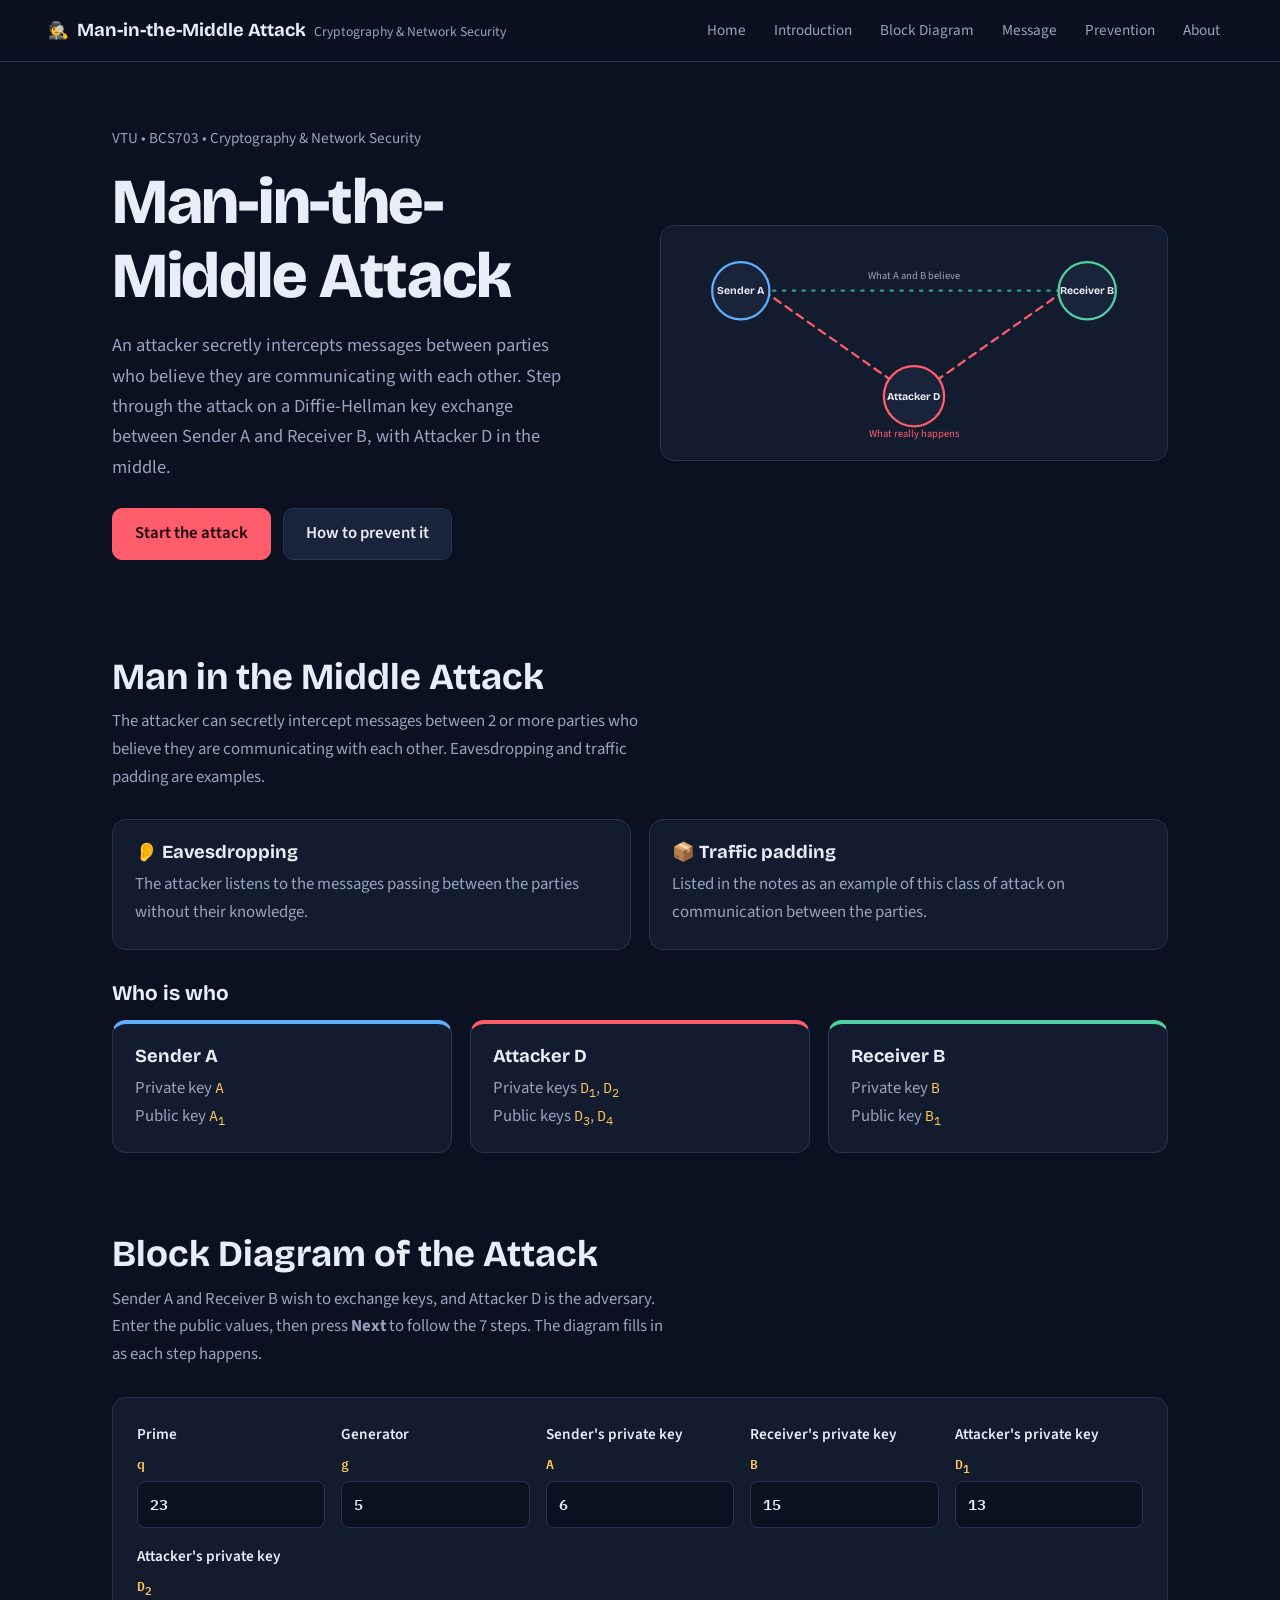
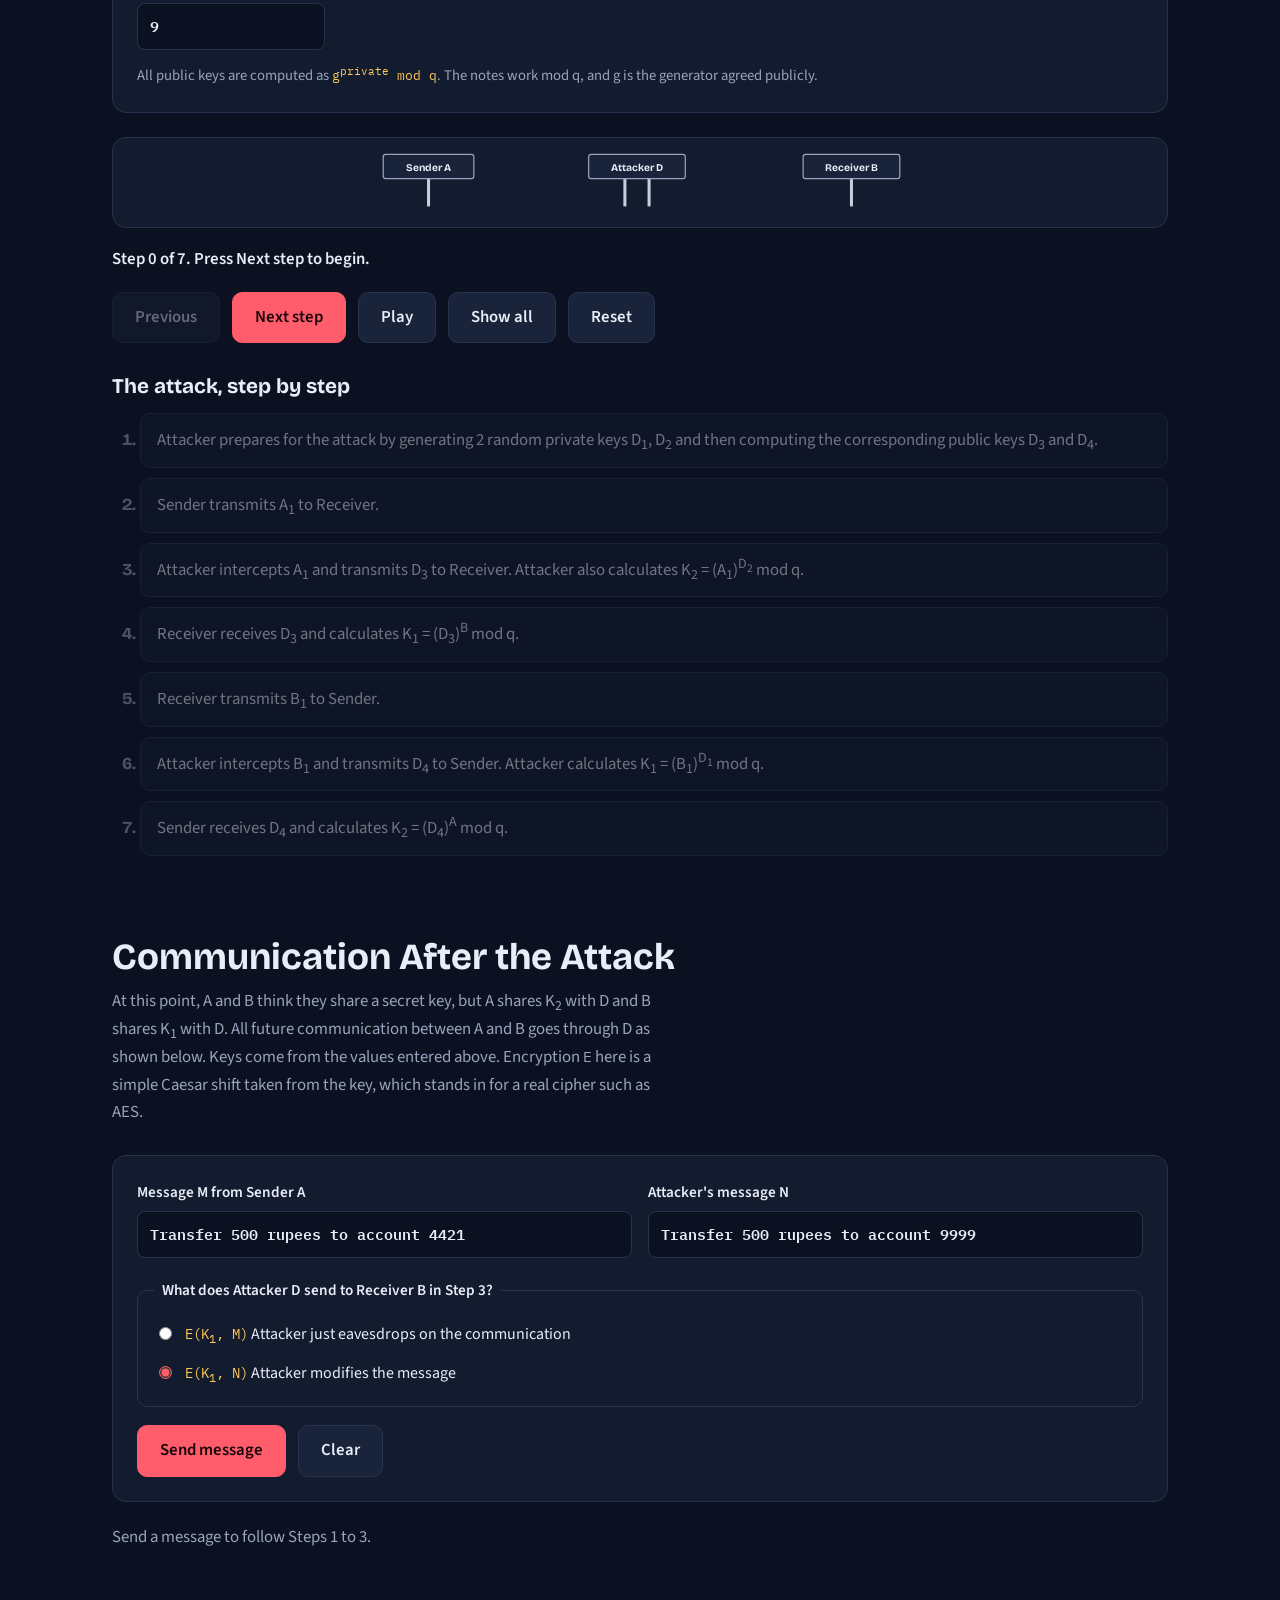
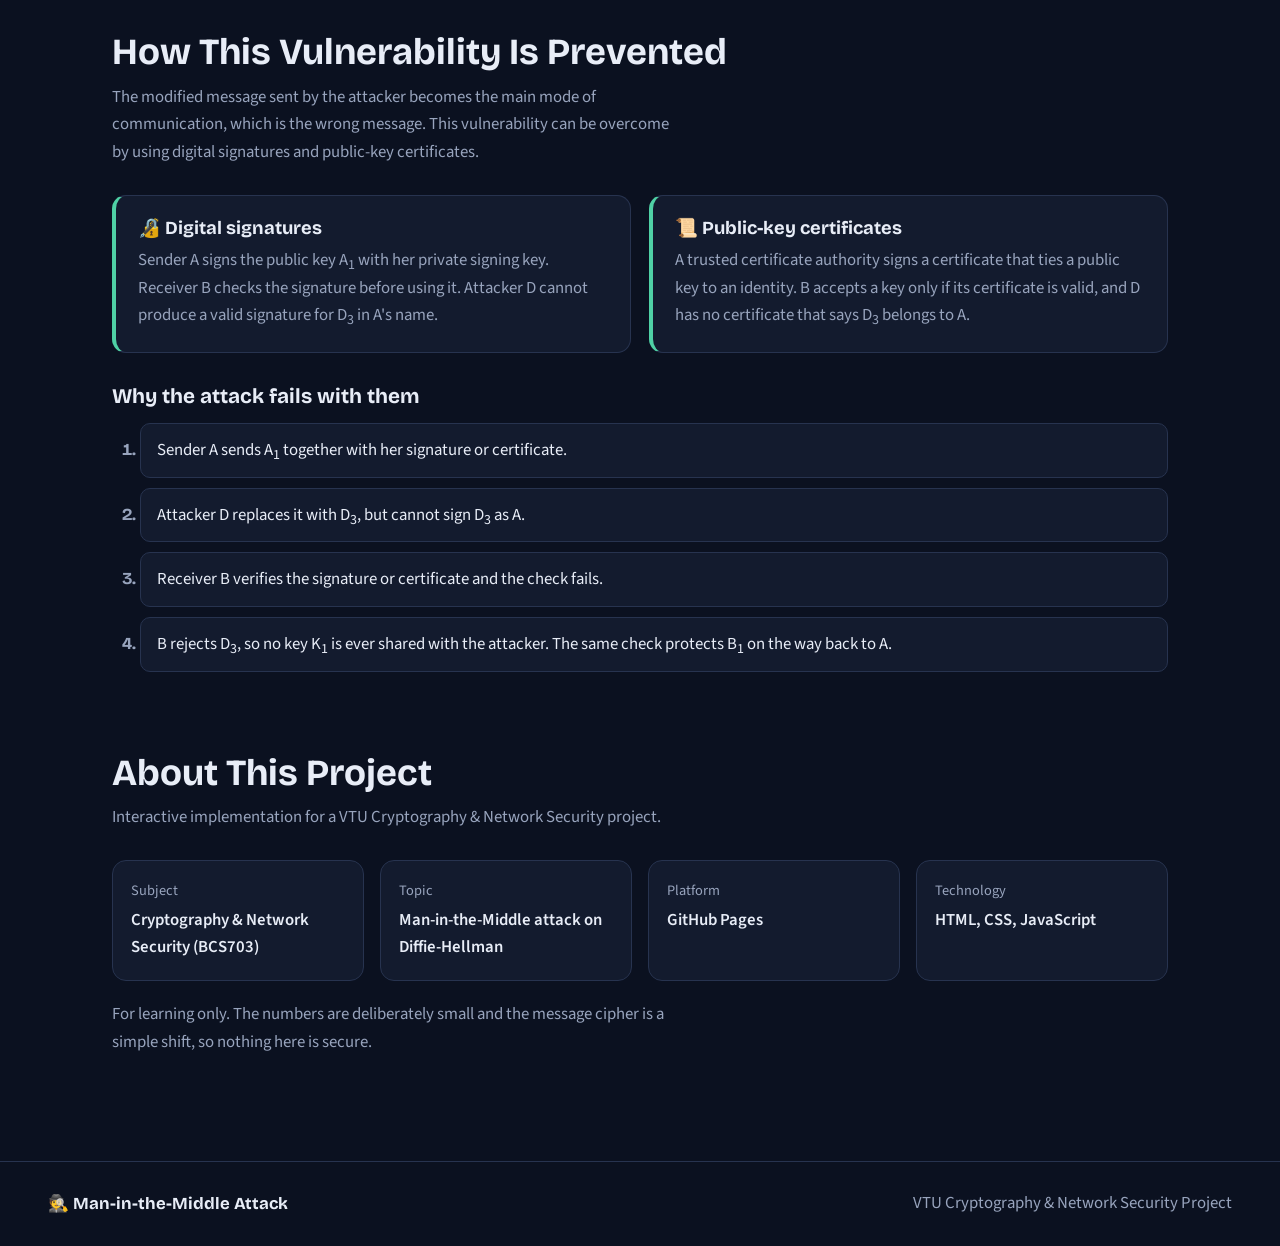
<file: index.html>
<!DOCTYPE html>
<html lang="en">
<head>
  <meta charset="UTF-8">
  <meta name="viewport" content="width=device-width, initial-scale=1.0">
  <meta name="description" content="Interactive Man-in-the-Middle attack on Diffie-Hellman key exchange for Cryptography and Network Security (VTU BCS703).">
  <title>Man-in-the-Middle Attack | CNS VTU Project</title>
  <link rel="preconnect" href="https://fonts.googleapis.com">
  <link rel="preconnect" href="https://fonts.gstatic.com" crossorigin>
  <link href="https://fonts.googleapis.com/css2?family=Bricolage+Grotesque:wght@500;700;800&family=Source+Sans+3:ital,wght@0,400;0,600;1,400&family=IBM+Plex+Mono:wght@400;500&display=swap" rel="stylesheet">
  <style>
:root {
  --bg: #0b1120;
  --panel: #131b2e;
  --panel-2: #19233a;
  --line: #27334f;
  --text: #e8edf7;
  --muted: #98a4bd;
  --alice: #5eb0ff;
  --bob: #4fd1a5;
  --evil: #ff5d6c;
  --warn: #ffc857;
  --radius: 14px;
  --font-head: "Bricolage Grotesque", system-ui, sans-serif;
  --font-body: "Source Sans 3", system-ui, sans-serif;
  --font-mono: "IBM Plex Mono", ui-monospace, monospace;
}

*, *::before, *::after { box-sizing: border-box; }
[hidden] { display: none !important; }

html { scroll-behavior: smooth; scroll-padding-top: 76px; }

body {
  margin: 0;
  background: var(--bg);
  color: var(--text);
  font-family: var(--font-body);
  font-size: 1.05rem;
  line-height: 1.65;
}

a { color: inherit; }
code { font-family: var(--font-mono); font-size: 0.88em; }
sub, sup { line-height: 0; }

:focus-visible { outline: 3px solid var(--warn); outline-offset: 2px; }

/* Header */
.site-header {
  position: sticky;
  top: 0;
  z-index: 10;
  display: flex;
  flex-wrap: wrap;
  align-items: center;
  justify-content: space-between;
  gap: 8px 24px;
  padding: 12px clamp(16px, 4vw, 48px);
  background: rgba(11, 17, 32, 0.92);
  backdrop-filter: blur(8px);
  border-bottom: 1px solid var(--line);
}
.brand { text-decoration: none; display: flex; align-items: baseline; gap: 8px; flex-wrap: wrap; }
.brand strong { font-family: var(--font-head); font-size: 1.15rem; }
.brand span { color: var(--muted); font-size: 0.85rem; }
nav { display: flex; gap: 4px; flex-wrap: wrap; }
nav a { text-decoration: none; color: var(--muted); padding: 6px 12px; border-radius: 8px; font-size: 0.95rem; }
nav a:hover { color: var(--text); background: var(--panel); }

/* Layout */
main { max-width: 1120px; margin: 0 auto; padding: 0 clamp(16px, 4vw, 32px); }
.section { padding: 72px 0 8px; }
h1, h2, h3 { font-family: var(--font-head); line-height: 1.15; margin: 0; }
h2 { font-size: clamp(1.7rem, 3.5vw, 2.3rem); margin-bottom: 10px; }
h3 { font-size: 1.15rem; margin-bottom: 8px; }
.sub-head { margin: 32px 0 14px; font-size: 1.3rem; }
.section-sub { color: var(--muted); max-width: 70ch; margin: 0 0 28px; }

/* Hero */
.hero { display: grid; grid-template-columns: minmax(0, 1fr) minmax(0, 1fr); gap: 40px; align-items: center; padding: 64px 0 24px; }
.course { color: var(--muted); margin: 0 0 14px; font-size: 0.95rem; }
.hero h1 { font-size: clamp(2.4rem, 6vw, 4rem); font-weight: 800; letter-spacing: -0.02em; }
.lead { color: var(--muted); font-size: 1.15rem; max-width: 52ch; margin: 18px 0 26px; }
.hero-figure { margin: 0; background: var(--panel); border: 1px solid var(--line); border-radius: var(--radius); padding: 12px; }
.hero-figure svg { width: 100%; height: auto; display: block; }

.line { fill: none; stroke-width: 3; stroke-linecap: round; }
.line.believed { stroke: var(--bob); stroke-dasharray: 3 10; opacity: 0.7; }
.line.real { stroke: var(--evil); stroke-dasharray: 10 8; }
.line.flow { animation: dash 1.4s linear infinite; }
@keyframes dash { to { stroke-dashoffset: -36; } }
.note { fill: var(--muted); font-size: 14px; font-family: var(--font-body); }
.note.evil { fill: var(--evil); }
.node circle { stroke-width: 3; fill: var(--panel-2); }
.node text { fill: var(--text); font-family: var(--font-head); font-weight: 700; font-size: 14px; }
.node.alice circle { stroke: var(--alice); }
.node.bob circle { stroke: var(--bob); }
.node.mallory circle { stroke: var(--evil); }

/* Buttons */
.actions { display: flex; flex-wrap: wrap; gap: 12px; margin-top: 18px; }
.btn {
  font: inherit; font-weight: 600; cursor: pointer; text-decoration: none;
  padding: 11px 22px; border-radius: 10px; color: var(--text);
  background: var(--panel-2); border: 1px solid var(--line);
}
.btn:hover { border-color: var(--muted); }
.btn:disabled { opacity: 0.4; cursor: not-allowed; }
.btn.primary { background: var(--evil); border-color: var(--evil); color: #190509; }
.btn.primary:hover:not(:disabled) { filter: brightness(1.08); }

/* Cards */
.grid { display: grid; gap: 18px; }
.grid.three { grid-template-columns: repeat(auto-fit, minmax(240px, 1fr)); }
.grid.two { grid-template-columns: repeat(auto-fit, minmax(300px, 1fr)); }
.card { background: var(--panel); border: 1px solid var(--line); border-radius: var(--radius); padding: 22px; }
.card p { color: var(--muted); margin: 0; }
.card code { color: var(--warn); }
.card.good { border-left: 4px solid var(--bob); }
.party-card { border-top: 4px solid var(--line); }
.party-card.alice { border-top-color: var(--alice); }
.party-card.bob { border-top-color: var(--bob); }
.party-card.mallory { border-top-color: var(--evil); }

/* Forms */
.panel { background: var(--panel); border: 1px solid var(--line); border-radius: var(--radius); padding: 24px; }
.form-grid { display: grid; grid-template-columns: repeat(auto-fit, minmax(170px, 1fr)); gap: 16px; }
.form-grid.wide { grid-template-columns: repeat(auto-fit, minmax(280px, 1fr)); }
label { display: flex; flex-direction: column; gap: 6px; font-weight: 600; font-size: 0.95rem; }
label code { color: var(--warn); }
input[type="number"], input[type="text"] {
  font: inherit; font-family: var(--font-mono); font-size: 0.95rem;
  color: var(--text); background: var(--bg);
  border: 1px solid var(--line); border-radius: 8px; padding: 10px 12px; width: 100%;
}
.hint { color: var(--muted); font-size: 0.92rem; margin: 14px 0 0; }
.hint code { color: var(--warn); }
.error { color: var(--evil); margin: 14px 0 0; font-weight: 600; }
.empty { color: var(--muted); margin: 22px 0 0; }

.choice { border: 1px solid var(--line); border-radius: 10px; margin: 20px 0 0; padding: 12px 16px 14px; }
.choice legend { padding: 0 8px; font-weight: 600; font-size: 0.95rem; }
label.radio { flex-direction: row; align-items: flex-start; gap: 10px; font-weight: 400; cursor: pointer; padding: 6px 0; font-size: 1rem; }
label.radio input { margin-top: 6px; accent-color: var(--evil); }
label.radio code { color: var(--warn); }

/* Block diagram */
.diagram-wrap { margin-top: 24px; background: var(--panel); border: 1px solid var(--line); border-radius: var(--radius); overflow-x: auto; padding: 8px 12px; }
#diagram svg { display: block; width: 100%; max-width: 580px; min-width: 500px; height: auto; margin: 0 auto; }

.hdr rect { fill: var(--panel-2); stroke: var(--muted); stroke-width: 2; }
.hdr text { fill: var(--text); font-family: var(--font-head); font-weight: 700; font-size: 17px; }
.life { stroke: var(--text); stroke-width: 5; opacity: 0.85; }
.bx { fill: var(--panel-2); stroke-width: 2; }
.bx.alice { stroke: var(--alice); }
.bx.bob { stroke: var(--bob); }
.bx.evil { stroke: var(--evil); }
.bt { fill: var(--text); font-family: var(--font-body); font-size: 15px; }
.bv { fill: var(--warn); font-family: var(--font-mono); font-size: 13px; }
.sp { font-size: 10px; }
.ar { stroke-width: 3; fill: none; }
.ah { stroke: none; }
.ar.alice { stroke: var(--alice); } .ah.alice { fill: var(--alice); }
.ar.bob { stroke: var(--bob); } .ah.bob { fill: var(--bob); }
.ar.evil { stroke: var(--evil); } .ah.evil { fill: var(--evil); }
.al { fill: var(--text); font-family: var(--font-body); font-size: 15px; }
.red { fill: var(--evil); font-family: var(--font-body); font-style: italic; font-size: 16px; }

.el { transition: opacity 0.4s, visibility 0.4s; }
.el.pending { opacity: 0; visibility: hidden; pointer-events: none; }
.el.active .bx { stroke: var(--warn); stroke-width: 3.5; }
.el.active .ar { stroke: var(--warn); stroke-width: 4.5; }
.el.active .ah { fill: var(--warn); }
.el.active .al { fill: var(--warn); }

/* Stepper */
.stepper { margin-top: 18px; }
.step-now { margin: 0; font-weight: 600; }

.attack-steps { margin: 0; padding: 0 0 0 28px; display: grid; gap: 10px; }
.attack-steps > li { padding: 12px 16px; border: 1px solid var(--line); border-radius: 10px; background: var(--panel); }
.attack-steps > li::marker { font-family: var(--font-head); font-weight: 700; color: var(--muted); }
.attack-steps.plain > li { border-color: var(--line); }
.attack-steps > li.active { border-color: var(--warn); background: var(--panel-2); }
.attack-steps > li.pending { opacity: 0.45; }
.attack-steps .calc { display: block; margin-top: 6px; font-family: var(--font-mono); font-size: 0.9rem; color: var(--warn); }
.attack-steps .calc[hidden] { display: none; }

/* Results */
.result { margin-top: 24px; }
.verdict { padding: 16px 20px; border-radius: var(--radius); border: 1px solid var(--line); font-weight: 600; margin-top: 18px; }
.verdict.safe { background: rgba(79, 209, 165, 0.1); border-color: var(--bob); }
.verdict.broken { background: rgba(255, 93, 108, 0.1); border-color: var(--evil); }
.verdict p { margin: 0 0 8px; }
.verdict p:last-child { margin-bottom: 0; }
.verdict code { color: var(--warn); }

.relay { display: grid; gap: 12px; }
.hop {
  display: grid; grid-template-columns: 170px 1fr; gap: 8px 18px;
  background: var(--panel); border: 1px solid var(--line); border-left: 4px solid var(--line);
  border-radius: 10px; padding: 14px 18px;
}
.hop.alice { border-left-color: var(--alice); }
.hop.bob { border-left-color: var(--bob); }
.hop.mallory { border-left-color: var(--evil); }
.hop.sent { background: var(--panel-2); border-color: var(--warn); border-left-color: var(--warn); }
.hop .who { font-family: var(--font-head); font-weight: 700; }
.hop .who small { display: block; color: var(--muted); font-family: var(--font-body); font-weight: 400; }
.hop .body p { margin: 0; }
.hop .body p + p { margin-top: 4px; }
.hop .lbl { color: var(--muted); font-size: 0.92rem; }
.hop .val { font-family: var(--font-mono); word-break: break-word; }
.hop .val.cipher { color: var(--warn); }
.hop .val.changed { color: var(--evil); }
.tag { display: inline-block; margin-left: 8px; padding: 1px 10px; border-radius: 999px; background: var(--warn); color: #231900; font-family: var(--font-body); font-size: 0.8rem; font-weight: 600; }

/* About */
.about { display: grid; grid-template-columns: repeat(auto-fit, minmax(220px, 1fr)); gap: 16px; margin: 0; }
.about div { background: var(--panel); border: 1px solid var(--line); border-radius: var(--radius); padding: 18px; }
.about dt { color: var(--muted); font-size: 0.9rem; }
.about dd { margin: 4px 0 0; font-weight: 600; }
.disclaimer { color: var(--muted); margin-top: 20px; max-width: 70ch; }

/* Footer */
.site-footer {
  margin-top: 80px; padding: 28px clamp(16px, 4vw, 48px);
  border-top: 1px solid var(--line);
  display: flex; flex-wrap: wrap; gap: 8px 24px; justify-content: space-between; color: var(--muted);
}
.site-footer strong { color: var(--text); font-family: var(--font-head); }

@media (max-width: 820px) {
  .hero { grid-template-columns: 1fr; padding-top: 40px; }
  .section { padding-top: 56px; }
  .hop { grid-template-columns: 1fr; }
}

@media (prefers-reduced-motion: reduce) {
  html { scroll-behavior: auto; }
  .line.flow { animation: none; }
  .el { transition: none; }
}

</style>
</head>
<body>

  <header class="site-header">
    <a class="brand" href="#home">🕵️ <strong>Man-in-the-Middle Attack</strong> <span>Cryptography &amp; Network Security</span></a>
    <nav aria-label="Main">
      <a href="#home">Home</a>
      <a href="#introduction">Introduction</a>
      <a href="#keyexchange">Block Diagram</a>
      <a href="#message">Message</a>
      <a href="#prevention">Prevention</a>
      <a href="#about">About</a>
    </nav>
  </header>

  <main>

    <!-- HERO -->
    <section id="home" class="hero">
      <div class="hero-text">
        <p class="course">VTU &bull; BCS703 &bull; Cryptography &amp; Network Security</p>
        <h1>Man-in-the-Middle Attack</h1>
        <p class="lead">
          An attacker secretly intercepts messages between parties who believe they are
          communicating with each other. Step through the attack on a Diffie-Hellman key
          exchange between Sender A and Receiver B, with Attacker D in the middle.
        </p>
        <div class="actions">
          <a class="btn primary" href="#keyexchange">Start the attack</a>
          <a class="btn" href="#prevention">How to prevent it</a>
        </div>
      </div>

      <figure class="hero-figure">
        <svg viewBox="0 0 640 280" role="img" aria-labelledby="heroDesc">
          <title id="heroDesc">Sender A and Receiver B believe they talk directly, but Attacker D sits between them</title>
          <path d="M120 70 H520" class="line believed"/>
          <text x="320" y="55" text-anchor="middle" class="note">What A and B believe</text>
          <path d="M120 70 L320 210" class="line real flow"/>
          <path d="M320 210 L520 70" class="line real flow"/>
          <text x="320" y="264" text-anchor="middle" class="note evil">What really happens</text>
          <g class="node alice"><circle cx="90" cy="70" r="38"/><text x="90" y="75" text-anchor="middle">Sender A</text></g>
          <g class="node bob"><circle cx="550" cy="70" r="38"/><text x="550" y="75" text-anchor="middle">Receiver B</text></g>
          <g class="node mallory"><circle cx="320" cy="210" r="40"/><text x="320" y="215" text-anchor="middle">Attacker D</text></g>
        </svg>
      </figure>
    </section>

    <!-- INTRODUCTION -->
    <section class="section" id="introduction">
      <h2>Man in the Middle Attack</h2>
      <p class="section-sub">
        The attacker can secretly intercept messages between 2 or more parties who believe
        they are communicating with each other. Eavesdropping and traffic padding are examples.
      </p>

      <div class="grid two">
        <article class="card">
          <h3>👂 Eavesdropping</h3>
          <p>The attacker listens to the messages passing between the parties without their knowledge.</p>
        </article>
        <article class="card">
          <h3>📦 Traffic padding</h3>
          <p>Listed in the notes as an example of this class of attack on communication between the parties.</p>
        </article>
      </div>

      <h3 class="sub-head">Who is who</h3>
      <div class="grid three">
        <article class="card party-card alice">
          <h3>Sender A</h3>
          <p>Private key <code>A</code><br>Public key <code>A<sub>1</sub></code></p>
        </article>
        <article class="card party-card mallory">
          <h3>Attacker D</h3>
          <p>Private keys <code>D<sub>1</sub></code>, <code>D<sub>2</sub></code><br>Public keys <code>D<sub>3</sub></code>, <code>D<sub>4</sub></code></p>
        </article>
        <article class="card party-card bob">
          <h3>Receiver B</h3>
          <p>Private key <code>B</code><br>Public key <code>B<sub>1</sub></code></p>
        </article>
      </div>
    </section>

    <!-- BLOCK DIAGRAM + KEY EXCHANGE -->
    <section class="section" id="keyexchange">
      <h2>Block Diagram of the Attack</h2>
      <p class="section-sub">
        Sender A and Receiver B wish to exchange keys, and Attacker D is the adversary.
        Enter the public values, then press <strong>Next</strong> to follow the 7 steps.
        The diagram fills in as each step happens.
      </p>

      <div class="panel">
        <div class="form-grid">
          <label>Prime <code>q</code>
            <input id="inQ" type="number" value="23" min="5" step="1" inputmode="numeric">
          </label>
          <label>Generator <code>g</code>
            <input id="inG" type="number" value="5" min="2" step="1" inputmode="numeric">
          </label>
          <label>Sender's private key <code>A</code>
            <input id="inA" type="number" value="6" min="2" step="1" inputmode="numeric">
          </label>
          <label>Receiver's private key <code>B</code>
            <input id="inB" type="number" value="15" min="2" step="1" inputmode="numeric">
          </label>
          <label>Attacker's private key <code>D<sub>1</sub></code>
            <input id="inD1" type="number" value="13" min="2" step="1" inputmode="numeric">
          </label>
          <label>Attacker's private key <code>D<sub>2</sub></code>
            <input id="inD2" type="number" value="9" min="2" step="1" inputmode="numeric">
          </label>
        </div>
        <p class="hint">All public keys are computed as <code>g<sup>private</sup> mod q</code>. The notes work mod q, and g is the generator agreed publicly.</p>
        <p id="kxError" class="error" role="alert" hidden></p>
      </div>

      <div class="diagram-wrap" id="diagramWrap" tabindex="0" aria-label="Block diagram of the man-in-the-middle attack">
        <div id="diagram"></div>
      </div>

      <div class="stepper">
        <p class="step-now" id="stepNow" aria-live="polite">Step 0 of 7. Press Next to begin.</p>
        <div class="actions">
          <button class="btn" id="btnPrev" type="button">Previous</button>
          <button class="btn primary" id="btnNext" type="button">Next step</button>
          <button class="btn" id="btnPlay" type="button">Play</button>
          <button class="btn" id="btnAll" type="button">Show all</button>
          <button class="btn" id="btnReset" type="button">Reset</button>
        </div>
      </div>

      <h3 class="sub-head">The attack, step by step</h3>
      <ol id="stepList" class="attack-steps"></ol>

      <div id="afterNote" class="verdict broken" hidden></div>
    </section>

    <!-- MESSAGE -->
    <section class="section" id="message">
      <h2>Communication After the Attack</h2>
      <p class="section-sub">
        At this point, A and B think they share a secret key, but A shares K<sub>2</sub> with D and
        B shares K<sub>1</sub> with D. All future communication between A and B goes through D as
        shown below. Keys come from the values entered above. Encryption <code>E</code> here is a
        simple Caesar shift taken from the key, which stands in for a real cipher such as AES.
      </p>

      <div class="panel">
        <div class="form-grid wide">
          <label>Message M from Sender A
            <input id="msg" type="text" value="Transfer 500 rupees to account 4421" maxlength="120">
          </label>
          <label>Attacker's message N
            <input id="tamper" type="text" value="Transfer 500 rupees to account 9999" maxlength="120">
          </label>
        </div>

        <fieldset class="choice">
          <legend>What does Attacker D send to Receiver B in Step 3?</legend>
          <label class="radio"><input type="radio" name="mode" value="eavesdrop"> <span><code>E(K<sub>1</sub>, M)</code> Attacker just eavesdrops on the communication</span></label>
          <label class="radio"><input type="radio" name="mode" value="modify" checked> <span><code>E(K<sub>1</sub>, N)</code> Attacker modifies the message</span></label>
        </fieldset>

        <div class="actions">
          <button class="btn primary" id="runMsg" type="button">Send message</button>
          <button class="btn" id="resetMsg" type="button">Clear</button>
        </div>
        <p id="msgError" class="error" role="alert" hidden></p>
      </div>

      <div id="msgResult" class="result" hidden>
        <div class="relay" id="relay"></div>
        <div id="msgVerdict" class="verdict"></div>
      </div>
      <p id="msgEmpty" class="empty">Send a message to follow Steps 1 to 3.</p>
    </section>

    <!-- PREVENTION -->
    <section class="section" id="prevention">
      <h2>How This Vulnerability Is Prevented</h2>
      <p class="section-sub">
        The modified message sent by the attacker becomes the main mode of communication, which is
        the wrong message. This vulnerability can be overcome by using digital signatures and
        public-key certificates.
      </p>

      <div class="grid two">
        <article class="card good">
          <h3>🔏 Digital signatures</h3>
          <p>Sender A signs the public key A<sub>1</sub> with her private signing key. Receiver B checks the signature before using it. Attacker D cannot produce a valid signature for D<sub>3</sub> in A's name.</p>
        </article>
        <article class="card good">
          <h3>📜 Public-key certificates</h3>
          <p>A trusted certificate authority signs a certificate that ties a public key to an identity. B accepts a key only if its certificate is valid, and D has no certificate that says D<sub>3</sub> belongs to A.</p>
        </article>
      </div>

      <h3 class="sub-head">Why the attack fails with them</h3>
      <ol class="attack-steps plain">
        <li>Sender A sends A<sub>1</sub> together with her signature or certificate.</li>
        <li>Attacker D replaces it with D<sub>3</sub>, but cannot sign D<sub>3</sub> as A.</li>
        <li>Receiver B verifies the signature or certificate and the check fails.</li>
        <li>B rejects D<sub>3</sub>, so no key K<sub>1</sub> is ever shared with the attacker. The same check protects B<sub>1</sub> on the way back to A.</li>
      </ol>
    </section>

    <!-- ABOUT -->
    <section class="section" id="about">
      <h2>About This Project</h2>
      <p class="section-sub">Interactive implementation for a VTU Cryptography &amp; Network Security project.</p>
      <dl class="about">
        <div><dt>Subject</dt><dd>Cryptography &amp; Network Security (BCS703)</dd></div>
        <div><dt>Topic</dt><dd>Man-in-the-Middle attack on Diffie-Hellman</dd></div>
        <div><dt>Platform</dt><dd>GitHub Pages</dd></div>
        <div><dt>Technology</dt><dd>HTML, CSS, JavaScript</dd></div>
      </dl>
      <p class="disclaimer">For learning only. The numbers are deliberately small and the message cipher is a simple shift, so nothing here is secure.</p>
    </section>
  </main>

  <footer class="site-footer">
    <strong>🕵️ Man-in-the-Middle Attack</strong>
    <span>VTU Cryptography &amp; Network Security Project</span>
  </footer>

  <script>
/* Man-in-the-Middle attack on Diffie-Hellman
   VTU Cryptography & Network Security (BCS703)
   Notation follows the class notes:
   Sender A (private A, public A1), Receiver B (private B, public B1),
   Attacker D (private D1, D2, public D3, D4), keys K1 and K2. */

const $ = (id) => document.getElementById(id);

const DEFAULTS = { q: 23, g: 5, A: 6, B: 15, D1: 13, D2: 9 };
const INPUT_IDS = { q: "inQ", g: "inG", A: "inA", B: "inB", D1: "inD1", D2: "inD2" };
const TOTAL_STEPS = 7;
// bottom of the lifelines after each step (index = step number)
const STEP_BOTTOM = [100, 300, 300, 425, 515, 545, 670, 760];

/* ---------- Maths helpers ---------- */

function modPow(base, exp, mod) {
  let result = 1n;
  let b = BigInt(base) % BigInt(mod);
  let e = BigInt(exp);
  const m = BigInt(mod);
  while (e > 0n) {
    if (e & 1n) result = (result * b) % m;
    b = (b * b) % m;
    e >>= 1n;
  }
  return Number(result);
}

function isPrime(n) {
  if (n < 2) return false;
  for (let i = 2; i * i <= n; i++) {
    if (n % i === 0) return false;
  }
  return true;
}

function escapeHtml(text) {
  return text.replace(/[&<>"']/g, (c) => ({
    "&": "&amp;", "<": "&lt;", ">": "&gt;", '"': "&quot;", "'": "&#39;"
  }[c]));
}

/* ---------- Stand-in cipher: E(K, M) is a Caesar shift ---------- */

const shiftFromKey = (key) => (key % 25) + 1;

function shiftText(text, shift) {
  return text.replace(/[a-z]/gi, (ch) => {
    const base = ch <= "Z" ? 65 : 97;
    return String.fromCharCode(((ch.charCodeAt(0) - base + shift + 26 * 26) % 26) + base);
  });
}

const E = (key, text) => shiftText(text, shiftFromKey(key));
const Dec = (key, text) => shiftText(text, -shiftFromKey(key));

/* ---------- Inputs and key computation ---------- */

function readParams() {
  const p = {};
  for (const k of Object.keys(INPUT_IDS)) p[k] = Number($(INPUT_IDS[k]).value);

  if (Object.values(p).some((v) => !Number.isInteger(v))) {
    return { error: "Every value must be a whole number." };
  }
  if (p.q < 5 || p.q > 1000003 || !isPrime(p.q)) {
    return { error: "q must be a prime number between 5 and 1,000,003, for example 23." };
  }
  if (p.g < 2 || p.g > p.q - 2) {
    return { error: "g must be between 2 and q - 2." };
  }
  const names = { A: "A", B: "B", D1: "D1", D2: "D2" };
  for (const k of Object.keys(names)) {
    if (p[k] < 2 || p[k] > p.q - 2) {
      return { error: "Private key " + names[k] + " must be between 2 and q - 2." };
    }
  }
  if (p.D1 === p.D2) {
    return { error: "The attacker needs two different private keys, so D1 and D2 must differ." };
  }
  return p;
}

// Every value from the notes' 7 steps
function computeKeys(p) {
  const { q, g, A, B, D1, D2 } = p;
  const A1 = modPow(g, A, q);
  const B1 = modPow(g, B, q);
  const D3 = modPow(g, D1, q);
  const D4 = modPow(g, D2, q);
  return {
    A1, B1, D3, D4,
    K2att: modPow(A1, D2, q),   // step 3: Attacker  K2 = (A1)^D2 mod q
    K1rec: modPow(D3, B, q),    // step 4: Receiver  K1 = (D3)^B mod q
    K1att: modPow(B1, D1, q),   // step 6: Attacker  K1 = (B1)^D1 mod q
    K2snd: modPow(D4, A, q)     // step 7: Sender    K2 = (D4)^A mod q
  };
}

/* ---------- The 7 steps from the notes ---------- */

function stepsFor(p, k) {
  const { q, g, A, B, D1, D2 } = p;
  return [
    {
      text: "Attacker prepares for the attack by generating 2 random private keys D<sub>1</sub>, D<sub>2</sub> and then computing the corresponding public keys D<sub>3</sub> and D<sub>4</sub>.",
      calc: "D<sub>3</sub> = g<sup>D<sub>1</sub></sup> mod q = " + g + "<sup>" + D1 + "</sup> mod " + q + " = " + k.D3 +
            "<br>D<sub>4</sub> = g<sup>D<sub>2</sub></sup> mod q = " + g + "<sup>" + D2 + "</sup> mod " + q + " = " + k.D4
    },
    {
      text: "Sender transmits A<sub>1</sub> to Receiver.",
      calc: "A<sub>1</sub> = g<sup>A</sup> mod q = " + g + "<sup>" + A + "</sup> mod " + q + " = " + k.A1
    },
    {
      text: "Attacker intercepts A<sub>1</sub> and transmits D<sub>3</sub> to Receiver. Attacker also calculates K<sub>2</sub> = (A<sub>1</sub>)<sup>D<sub>2</sub></sup> mod q.",
      calc: "K<sub>2</sub> = " + k.A1 + "<sup>" + D2 + "</sup> mod " + q + " = " + k.K2att
    },
    {
      text: "Receiver receives D<sub>3</sub> and calculates K<sub>1</sub> = (D<sub>3</sub>)<sup>B</sup> mod q.",
      calc: "K<sub>1</sub> = " + k.D3 + "<sup>" + B + "</sup> mod " + q + " = " + k.K1rec
    },
    {
      text: "Receiver transmits B<sub>1</sub> to Sender.",
      calc: "B<sub>1</sub> = g<sup>B</sup> mod q = " + g + "<sup>" + B + "</sup> mod " + q + " = " + k.B1
    },
    {
      text: "Attacker intercepts B<sub>1</sub> and transmits D<sub>4</sub> to Sender. Attacker calculates K<sub>1</sub> = (B<sub>1</sub>)<sup>D<sub>1</sub></sup> mod q.",
      calc: "K<sub>1</sub> = " + k.B1 + "<sup>" + D1 + "</sup> mod " + q + " = " + k.K1att
    },
    {
      text: "Sender receives D<sub>4</sub> and calculates K<sub>2</sub> = (D<sub>4</sub>)<sup>A</sup> mod q.",
      calc: "K<sub>2</sub> = " + k.D4 + "<sup>" + A + "</sup> mod " + q + " = " + k.K2snd
    }
  ];
}

/* ---------- Block diagram (SVG) ---------- */

const SENDER_X = 130, LANE_L = 455, LANE_R = 495, RECEIVER_X = 830, MID_X = 475;

// exponent in SVG text, then the rest of the text back on the baseline
const sup = (e, rest) =>
  '<tspan class="sp" dy="-6">' + e + '</tspan><tspan dy="6">' + (rest || " ") + "</tspan>";

function svgBox(step, cx, y, w, lines, color) {
  const h = 36 + (lines.length - 1) * 19;
  let out = '<g class="el" data-step="' + step + '"><rect class="bx ' + color + '" x="' + (cx - w / 2) +
    '" y="' + y + '" width="' + w + '" height="' + h + '" rx="6"/>';
  lines.forEach((l, i) => {
    out += '<text class="' + (l.cls || "bt") + '" x="' + cx + '" y="' + (y + 23 + i * 19) +
      '" text-anchor="middle">' + l.t + "</text>";
  });
  return out + "</g>";
}

function svgArrow(step, x1, x2, y, color, label) {
  const dir = x2 > x1 ? 1 : -1;
  const head = x2 + "," + y + " " + (x2 - dir * 13) + "," + (y - 7) + " " + (x2 - dir * 13) + "," + (y + 7);
  return '<g class="el" data-step="' + step + '">' +
    '<line class="ar ' + color + '" x1="' + x1 + '" y1="' + y + '" x2="' + (x2 - dir * 10) + '" y2="' + y + '"/>' +
    '<polygon class="ah ' + color + '" points="' + head + '"/>' +
    '<text class="al" x="' + (x1 + x2) / 2 + '" y="' + (y - 9) + '" text-anchor="middle">' + label + "</text></g>";
}

function buildDiagram(p, k) {
  const header = (cx, w, label) =>
    '<g class="hdr"><rect x="' + (cx - w / 2) + '" y="14" width="' + w + '" height="40" rx="4"/>' +
    '<text x="' + cx + '" y="41" text-anchor="middle">' + label + "</text></g>";

  let s = '<svg viewBox="0 0 960 815" role="img" aria-label="Block diagram: Sender A, Attacker D and Receiver B exchanging public keys">';

  // lifelines
  s += '<line class="life" x1="' + SENDER_X + '" y1="54" x2="' + SENDER_X + '" y2="760"/>';
  s += '<line class="life" x1="' + LANE_L + '" y1="54" x2="' + LANE_L + '" y2="760"/>';
  s += '<line class="life" x1="' + LANE_R + '" y1="54" x2="' + LANE_R + '" y2="760"/>';
  s += '<line class="life" x1="' + RECEIVER_X + '" y1="54" x2="' + RECEIVER_X + '" y2="760"/>';

  s += header(SENDER_X, 150, "Sender A") + header(MID_X, 160, "Attacker D") + header(RECEIVER_X, 160, "Receiver B");

  // Sender: private key A, public key A1
  s += svgBox(2, SENDER_X, 80, 220, [
    { t: "Private Key A" },
    { t: "Public Key A₁" },
    { t: "A = " + p.A + ", A₁ = " + k.A1, cls: "bv" }
  ], "alice");

  // Step 2: A1 to the attacker's left lane
  s += svgArrow(2, SENDER_X, LANE_L, 190, "alice", "Public key A₁");

  // Step 1: attacker's keys
  s += svgBox(1, MID_X, 210, 270, [
    { t: "Private Keys D₁, D₂" },
    { t: "Public Keys D₃, D₄" },
    { t: "D₁=" + p.D1 + ", D₂=" + p.D2 + ", D₃=" + k.D3 + ", D₄=" + k.D4, cls: "bv" }
  ], "evil");

  // Step 3: D3 to the receiver, attacker computes K2
  s += svgArrow(3, LANE_R, RECEIVER_X, 318, "evil", "Public key D₃");
  s += svgBox(3, MID_X, 335, 270, [
    { t: "Secret Key K₂" },
    { t: "= (A₁)" + sup("D₂", " mod q") },
    { t: "= " + k.K2att, cls: "bv" }
  ], "evil");

  // Step 4: receiver keys and K1
  s += svgBox(4, RECEIVER_X, 335, 220, [
    { t: "Private Key B" },
    { t: "Public Key B₁" },
    { t: "B = " + p.B + ", B₁ = " + k.B1, cls: "bv" }
  ], "bob");
  s += svgBox(4, RECEIVER_X, 425, 220, [
    { t: "Secret Key K₁" },
    { t: "= (D₃)" + sup("B", " mod q") },
    { t: "= " + k.K1rec, cls: "bv" }
  ], "bob");

  // Step 5: B1 to the attacker's right lane
  s += svgArrow(5, RECEIVER_X, LANE_R, 530, "bob", "Public key B₁");

  // Step 6: D4 to the sender, attacker computes K1
  s += svgBox(6, MID_X, 548, 270, [
    { t: "Secret Key K₁" },
    { t: "= (B₁)" + sup("D₁", " mod q") },
    { t: "= " + k.K1att, cls: "bv" }
  ], "evil");
  s += svgArrow(6, LANE_L, SENDER_X, 655, "evil", "Public key D₄");

  // Step 7: sender computes K2
  s += svgBox(7, SENDER_X, 670, 220, [
    { t: "Secret Key K₂" },
    { t: "= (D₄)" + sup("A", " mod q") },
    { t: "= " + k.K2snd, cls: "bv" }
  ], "alice");

  s += '<g class="el" data-step="7">' +
    '<text class="red" x="300" y="785" text-anchor="middle">Sender and the Attacker</text>' +
    '<text class="red" x="300" y="805" text-anchor="middle">share the secret key K₂</text>' +
    '<text class="red" x="660" y="785" text-anchor="middle">Attacker and the Receiver</text>' +
    '<text class="red" x="660" y="805" text-anchor="middle">share the secret key K₁</text></g>';

  return s + "</svg>";
}

/* ---------- Stepper state ---------- */

let params = null;
let keys = null;
let steps = [];
let current = 0;
let timer = null;

function stopPlay() {
  if (timer) clearInterval(timer);
  timer = null;
  $("btnPlay").textContent = "Play";
}

function setStep(n) {
  current = Math.max(0, Math.min(TOTAL_STEPS, n));

  document.querySelectorAll("#diagram .el").forEach((el) => {
    const s = Number(el.getAttribute("data-step"));
    el.classList.toggle("active", s === current);
    // fully remove anything that has not happened yet (no faint ghost)
    el.style.display = s > current ? "none" : "";
  });

  // lifelines and the drawing grow only as far as the steps shown so far
  const svg = $("diagram").querySelector("svg");
  if (svg) {
    const bottom = STEP_BOTTOM[current];
    svg.querySelectorAll(".life").forEach((l) => l.setAttribute("y2", bottom));
    svg.setAttribute("viewBox", "0 0 960 " + (bottom + (current === TOTAL_STEPS ? 55 : 20)));
  }

  document.querySelectorAll("#stepList > li").forEach((li, i) => {
    const num = i + 1;
    li.classList.toggle("pending", num > current);
    li.classList.toggle("active", num === current);
    li.querySelector(".calc").hidden = num > current;
  });

  $("stepNow").innerHTML = current === 0
    ? "Step 0 of " + TOTAL_STEPS + ". Press Next step to begin."
    : "Step " + current + " of " + TOTAL_STEPS + ": " + steps[current - 1].text;

  $("btnPrev").disabled = current === 0;
  $("btnNext").disabled = current === TOTAL_STEPS;

  const note = $("afterNote");
  if (current === TOTAL_STEPS) {
    const okA = keys.K2snd === keys.K2att;
    const okB = keys.K1rec === keys.K1att;
    note.innerHTML =
      "<p>At this point, Receiver B and Sender A think that they share the secret key, but instead " +
      "B and D share the secret key K<sub>1</sub> (" + keys.K1rec + ") and A and D share the secret key K<sub>2</sub> (" + keys.K2snd + ").</p>" +
      "<p>Check: Sender's K<sub>2</sub> = Attacker's K<sub>2</sub> " + (okA ? "✓" : "✗") +
      " &nbsp; and &nbsp; Receiver's K<sub>1</sub> = Attacker's K<sub>1</sub> " + (okB ? "✓" : "✗") + ".</p>";
    note.hidden = false;
  } else {
    note.hidden = true;
  }
}

function buildSteps() {
  $("stepList").innerHTML = steps
    .map((s) => "<li><span>" + s.text + '</span><span class="calc" hidden>' + s.calc + "</span></li>")
    .join("");
}

function showError(id, text) {
  const el = $(id);
  el.textContent = text || "";
  el.hidden = !text;
}

function rebuild() {
  stopPlay();
  const p = readParams();
  if (p.error) {
    showError("kxError", p.error);
    return false;
  }
  showError("kxError", "");
  params = p;
  keys = computeKeys(p);
  steps = stepsFor(p, keys);
  $("diagram").innerHTML = buildDiagram(p, keys);
  buildSteps();
  setStep(0);
  return true;
}

/* ---------- Message communication (Steps 1 to 3 in the notes) ---------- */

function hop(cls, who, sub, lines, extra) {
  const body = lines
    .map((l) => '<p><span class="lbl">' + l[0] + ':</span> <span class="val ' + (l[2] || "") + '">' + l[1] + "</span></p>")
    .join("");
  return '<div class="hop ' + cls + (extra || "") + '"><div class="who">' + who + "<small>" + sub + "</small></div>" +
    '<div class="body">' + body + "</div></div>";
}

function renderMessage() {
  const p = readParams();
  if (p.error) {
    showError("msgError", p.error + " (change them in the Block Diagram section above)");
    return;
  }
  const M = $("msg").value.trim();
  const N = $("tamper").value.trim();
  const mode = document.querySelector('input[name="mode"]:checked').value;

  if (!M) { showError("msgError", "Enter a message M for the Sender to send."); return; }
  if (mode === "modify" && !N) { showError("msgError", "Enter the attacker's message N."); return; }
  showError("msgError", "");

  const k = computeKeys(p);
  const K2 = k.K2snd;   // shared by Sender and Attacker
  const K1 = k.K1rec;   // shared by Attacker and Receiver
  const e = escapeHtml;

  const c1 = E(K2, M);          // Step 1
  const recovered = Dec(k.K2att, c1); // Step 2
  const cM = E(K1, M);          // Step 3, eavesdrop
  const cN = E(K1, N || M);     // Step 3, modify
  const sentCipher = mode === "eavesdrop" ? cM : cN;
  const received = Dec(k.K1rec, sentCipher);
  const modified = received !== M;

  let html = "";

  html += hop("alice", "Step 1", "Sender sends an encrypted message M : E(K₂, M)", [
    ["K₂ (shared with Attacker)", K2 + " (shift " + shiftFromKey(K2) + ")"],
    ["M", e(M)],
    ["E(K₂, M)", e(c1), "cipher"]
  ]);

  html += hop("mallory", "Step 2", "Attacker intercepts the encrypted message and decrypts to recover M", [
    ["Decrypts with K₂", k.K2att + " (shift " + shiftFromKey(k.K2att) + ")"],
    ["Recovered M", e(recovered)]
  ]);

  html += hop("mallory", "Step 3", "Attacker sends Receiver E(K₁, M) | E(K₁, N)", [
    ["K₁ (shared with Receiver)", K1 + " (shift " + shiftFromKey(K1) + ")"],
    ["E(K₁, M) — eavesdrops", e(cM), "cipher"],
    ["E(K₁, N) — modifies, N = " + e(N), e(cN), "cipher"]
  ]);

  html += hop("mallory sent", "Sent to Receiver", mode === "eavesdrop" ? "E(K₁, M)" : "E(K₁, N)", [
    ["Attacker's choice", mode === "eavesdrop"
      ? "Just eavesdrops on the communication"
      : "Modifies the message"],
    ["Ciphertext", e(sentCipher), "cipher"]
  ]);

  html += hop("bob", "Receiver B", "decrypts with K₁", [
    ["Decrypts to", e(received), modified ? "changed" : ""]
  ]);

  $("relay").innerHTML = html;

  const v = $("msgVerdict");
  if (modified) {
    v.className = "verdict broken";
    v.innerHTML =
      "<p><code>E(K₁, N)</code>: the attacker modifies the message.</p>" +
      "<p>The modified message sent by the attacker becomes the main mode of communication, " +
      "which is the wrong message. Sender A never sent it, yet Receiver B accepts it.</p>";
  } else {
    v.className = "verdict broken";
    v.innerHTML =
      "<p><code>E(K₁, M)</code>: the attacker just eavesdrops on the communication.</p>" +
      "<p>Receiver B gets the correct message, but the attacker has read it, and neither A nor B can tell.</p>";
  }

  $("msgResult").hidden = false;
  $("msgEmpty").hidden = true;
}

/* ---------- Events ---------- */

Object.values(INPUT_IDS).forEach((id) => $(id).addEventListener("input", rebuild));

$("btnNext").addEventListener("click", () => { stopPlay(); if (params) setStep(current + 1); });
$("btnPrev").addEventListener("click", () => { stopPlay(); if (params) setStep(current - 1); });
$("btnAll").addEventListener("click", () => { stopPlay(); if (params) setStep(TOTAL_STEPS); });
$("btnReset").addEventListener("click", () => {
  Object.keys(DEFAULTS).forEach((key) => { $(INPUT_IDS[key]).value = DEFAULTS[key]; });
  rebuild();
});

$("btnPlay").addEventListener("click", () => {
  if (!params) return;
  if (timer) { stopPlay(); return; }
  if (current >= TOTAL_STEPS) setStep(0);
  $("btnPlay").textContent = "Pause";
  setStep(current + 1);
  timer = setInterval(() => {
    if (current >= TOTAL_STEPS) { stopPlay(); return; }
    setStep(current + 1);
    if (current >= TOTAL_STEPS) stopPlay();
  }, 2200);
});

$("runMsg").addEventListener("click", renderMessage);
document.querySelectorAll('input[name="mode"]').forEach((r) =>
  r.addEventListener("change", () => { if (!$("msgResult").hidden) renderMessage(); })
);
$("resetMsg").addEventListener("click", () => {
  $("msg").value = "Transfer 500 rupees to account 4421";
  $("tamper").value = "Transfer 500 rupees to account 9999";
  document.querySelector('input[name="mode"][value="modify"]').checked = true;
  showError("msgError", "");
  $("msgResult").hidden = true;
  $("msgEmpty").hidden = false;
});

rebuild();

</script>
</body>
</html>
</file>
